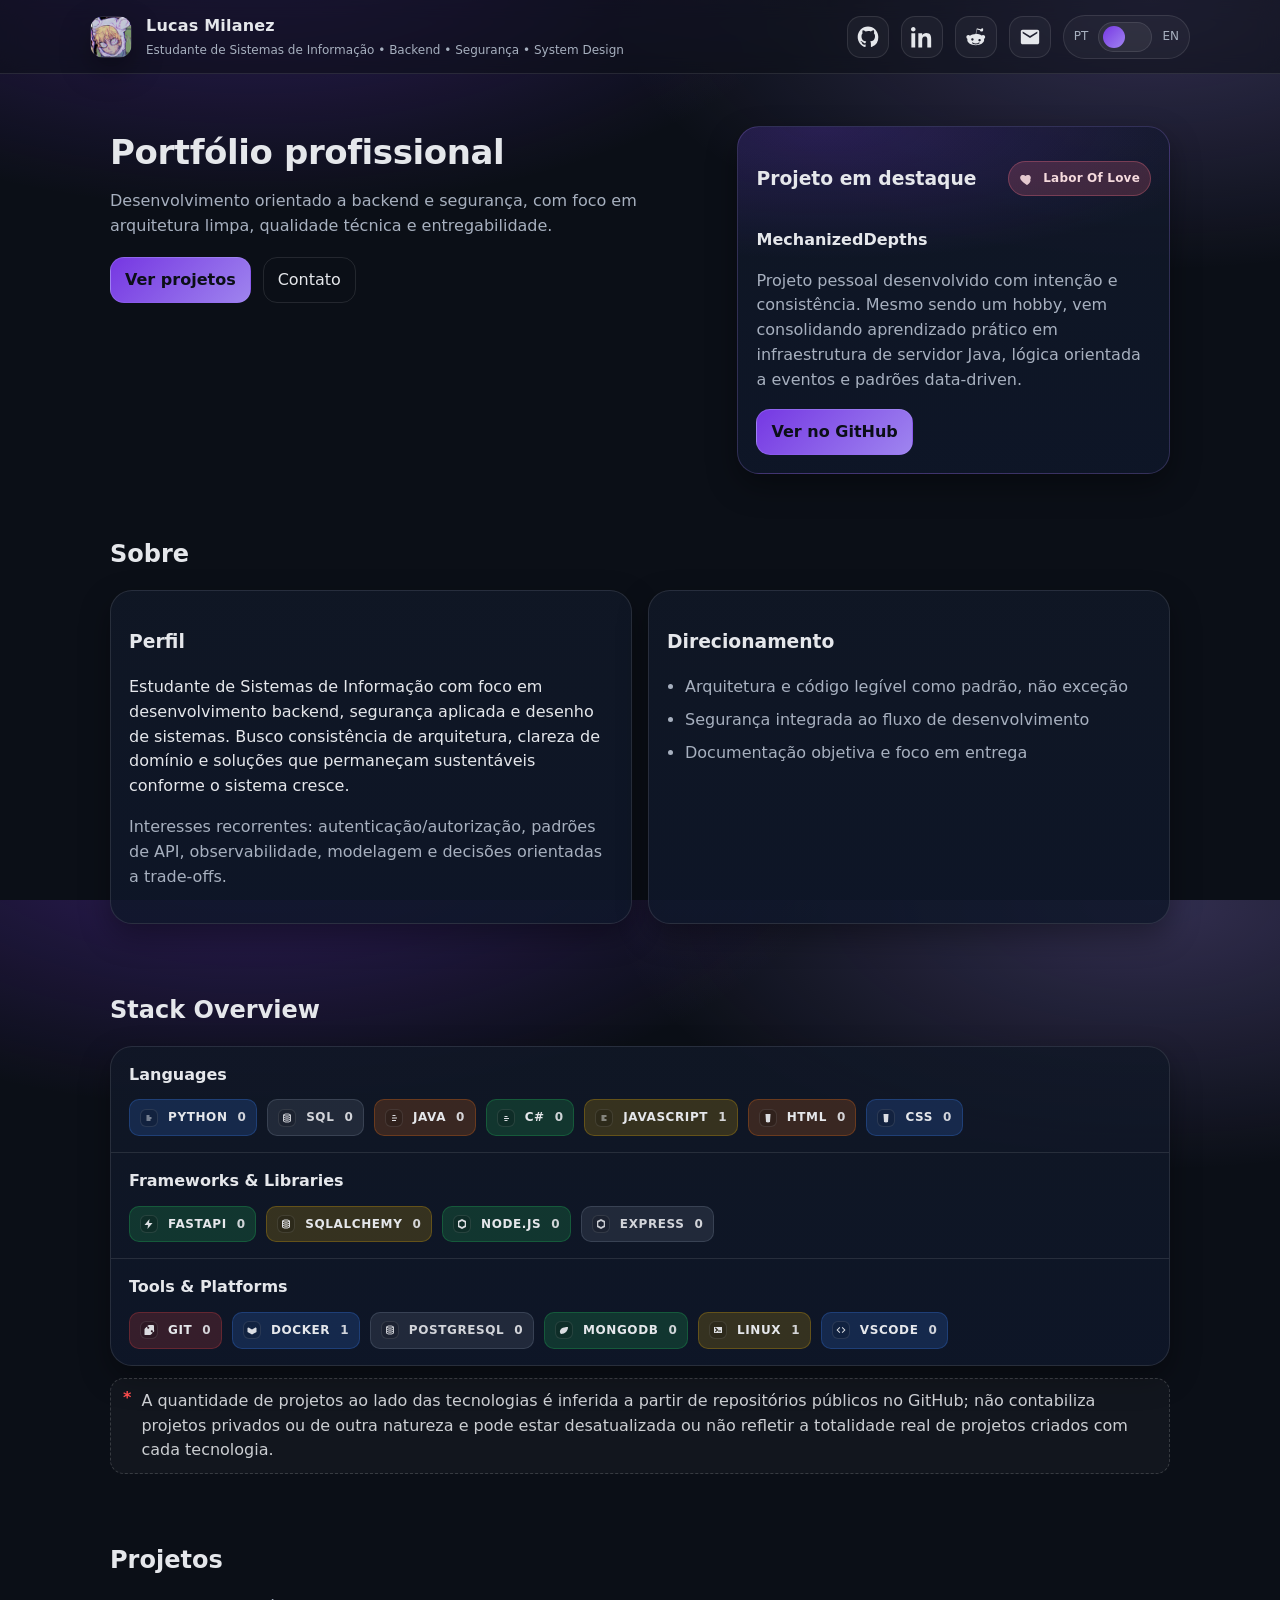
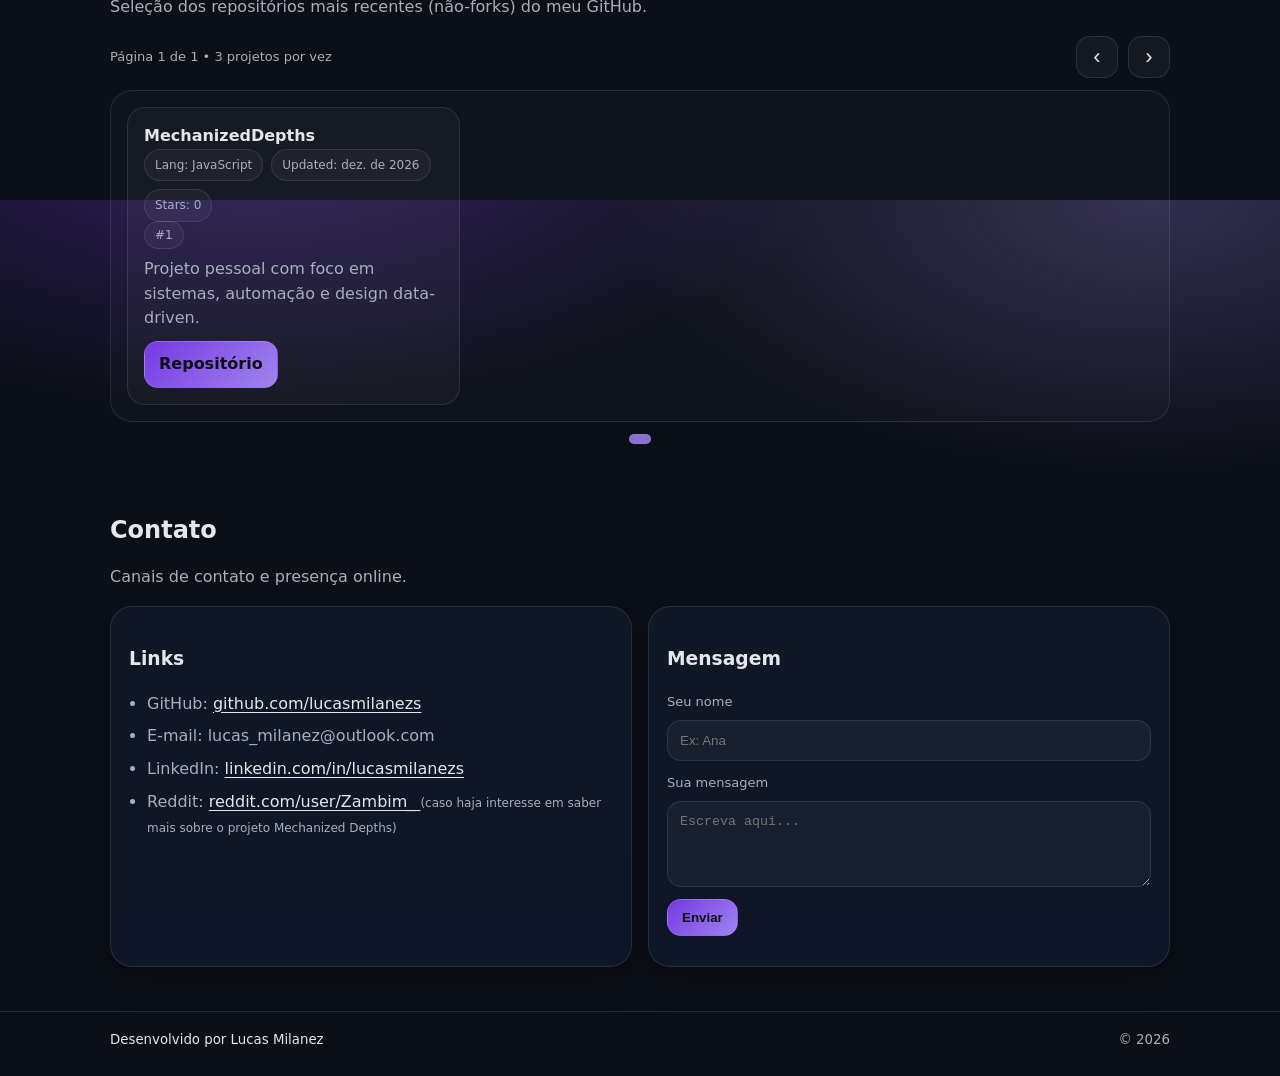
<file: index.html>
<!doctype html>
<html lang="pt-BR">
  <head>
    <meta charset="utf-8" />
    <meta name="viewport" content="width=device-width,initial-scale=1" />
    <meta name="description" content="Portfólio de Lucas Milanez" />
    <title>Lucas Milanez — Portfólio</title>
    <link rel="stylesheet" href="styles.css" />
  </head>

  <body>
    <a class="skip-link" href="#content" data-i18n="skip_to_content">Pular para conteúdo</a>

    <header class="site-header">
      <div class="container header-grid">
        <div class="brand">
          <div class="avatar" aria-hidden="true"></div>
          <div class="brand-text">
            <h1 data-i18n="name">Lucas Milanez</h1>
            <p class="subtitle" data-i18n="headline">
              Estudante de Sistemas de Informação • Backend • Segurança • System Design
            </p>
          </div>
        </div>

        <div class="header-actions">
          <!-- GitHub icon button -->
          <a
            class="icon-link"
            href="https://github.com/lucasmilanezs"
            target="_blank"
            rel="noreferrer"
            aria-label="GitHub"
            title="GitHub"
          >
            <svg viewBox="0 0 24 24" aria-hidden="true">
              <path
                fill="currentColor"
                d="M12 .5C5.73.5.75 5.62.75 12c0 5.1 3.29 9.42 7.86 10.95.58.11.79-.25.79-.56v-2.1c-3.2.71-3.88-1.57-3.88-1.57-.52-1.36-1.28-1.73-1.28-1.73-1.04-.73.08-.72.08-.72 1.15.08 1.76 1.2 1.76 1.2 1.02 1.78 2.68 1.27 3.33.97.1-.76.4-1.27.73-1.56-2.56-.3-5.26-1.31-5.26-5.84 0-1.29.45-2.35 1.2-3.18-.12-.3-.52-1.52.11-3.16 0 0 .97-.31 3.18 1.21a10.7 10.7 0 0 1 2.9-.4c.98 0 1.97.14 2.9.4 2.21-1.52 3.18-1.21 3.18-1.21.63 1.64.23 2.86.11 3.16.75.83 1.2 1.89 1.2 3.18 0 4.55-2.71 5.53-5.29 5.83.41.37.79 1.1.79 2.23v3.31c0 .31.21.68.8.56A11.27 11.27 0 0 0 23.25 12C23.25 5.62 18.27.5 12 .5Z"
              />
            </svg>
          </a>

          <!-- LinkedIn icon button -->
          <a
            class="icon-link"
            href="https://www.linkedin.com/in/lucasmilanezs/"
            target="_blank"
            rel="noreferrer"
            aria-label="LinkedIn"
            title="LinkedIn"
          >
            <svg viewBox="0 0 24 24" aria-hidden="true">
              <path
                fill="currentColor"
                d="M4.98 3.5C4.98 4.88 3.87 6 2.5 6S0 4.88 0 3.5 1.12 1 2.5 1 4.98 2.12 4.98 3.5ZM.4 23.5h4.2V7.9H.4v15.6ZM8.2 7.9h4v2.1h.1c.6-1.1 2.1-2.3 4.3-2.3 4.6 0 5.4 3 5.4 6.9v8.9h-4.2v-7.9c0-1.9 0-4.2-2.6-4.2s-3 2-3 4.1v8h-4.2V7.9Z"
              />
            </svg>
          </a>
          <!-- Reddit icon + popover -->
          <div class="reddit-wrap" id="redditWrap">
            <a
              class="icon-link"
              id="redditBtn"
              href="https://www.reddit.com/user/Zambim_/"
              target="_blank"
              rel="noreferrer"
              aria-label="Reddit"
              title="Reddit"
            >
              <!-- Reddit icon -->
              <svg viewBox="0 0 24 24" aria-hidden="true">
                <path
                  fill="currentColor"
                  d="M22 12.1c0-1.3-1-2.3-2.3-2.3-.6 0-1.2.2-1.6.6-1.6-1.1-3.7-1.8-6-1.9l1-4.6 3.2.7c.1.8.8 1.5 1.7 1.5 1 0 1.8-.8 1.8-1.8S20 2.5 19 2.5c-.7 0-1.3.4-1.6 1l-3.9-.9c-.3-.1-.6.1-.7.4l-1.2 5.6c-2.4.1-4.6.8-6.2 1.9-.4-.4-1-.6-1.6-.6C2.5 9.8 1.5 10.8 1.5 12.1c0 .9.5 1.7 1.2 2.1-.1.4-.2.8-.2 1.2 0 3.1 4.1 5.6 9.2 5.6s9.2-2.5 9.2-5.6c0-.4-.1-.8-.2-1.2.8-.4 1.3-1.2 1.3-2.1Zm-15.2 2.6c0-.7.6-1.3 1.3-1.3s1.3.6 1.3 1.3-.6 1.3-1.3 1.3-1.3-.6-1.3-1.3Zm9 4.1c-1 .9-2.5 1.3-4 1.3s-3-.4-4-1.3c-.2-.2-.2-.5 0-.7s.5-.2.7 0c.8.7 2 1 3.3 1s2.5-.3 3.3-1c.2-.2.5-.2.7 0s.2.5 0 .7Zm.1-1.9c-.7 0-1.3-.6-1.3-1.3s.6-1.3 1.3-1.3 1.3.6 1.3 1.3-.6 1.3-1.3 1.3Z"
                />
              </svg>
            </a>

            <div class="reddit-pop" id="redditPop" role="dialog" aria-label="Reddit note">
              <div class="reddit-note">
                <span class="warn-star" aria-hidden="true">*</span>
                <div class="reddit-note-text">
                  <div class="reddit-note-title" data-i18n="reddit_pop_title">não diretamente profissional</div>
                  <div class="muted small" data-i18n="reddit_pop_desc">
                    Este perfil é inteiramente para publicação de material relacionado ao Mechanized Depths.
                  </div>
                </div>
              </div>
            </div>
          </div>
          <!-- Email icon + popover -->
          <div class="email-wrap" id="emailWrap">
            <button
              class="icon-btn-quiet"
              id="emailBtn"
              type="button"
              aria-haspopup="true"
              aria-expanded="false"
              aria-label="Email"
              title="Email"
            >
              <svg viewBox="0 0 24 24" aria-hidden="true">
                <path
                  fill="currentColor"
                  d="M20 4H4c-1.1 0-2 .9-2 2v12c0 1.1.9 2 2 2h16c1.1 0 2-.9 2-2V6c0-1.1-.9-2-2-2Zm0 4-8 5-8-5V6l8 5 8-5v2Z"
                />
              </svg>
            </button>

            <div class="email-pop" id="emailPop" role="dialog" aria-label="Email">
              <div class="email-row">
                <span class="email-text" id="emailText" data-i18n="contact_email_value">lucas_milanez@outlook.com</span>

                <button class="copy-btn" id="copyEmailBtn" type="button" aria-label="Copiar email" title="Copiar">
                  <span class="copy-icon" aria-hidden="true">
                    <svg viewBox="0 0 24 24">
                      <path
                        fill="currentColor"
                        d="M16 1H4c-1.1 0-2 .9-2 2v12h2V3h12V1Zm4 4H8c-1.1 0-2 .9-2 2v14c0 1.1.9 2 2 2h12c1.1 0 2-.9 2-2V7c0-1.1-.9-2-2-2Zm0 16H8V7h12v14Z"
                      />
                    </svg>
                  </span>

                  <span class="check-icon" aria-hidden="true">
                    <svg viewBox="0 0 24 24">
                      <path fill="currentColor" d="M9 16.2 4.8 12l-1.4 1.4L9 19 21 7l-1.4-1.4L9 16.2Z" />
                    </svg>
                  </span>
                </button>
              </div>

              <div class="email-hint" data-i18n="email_hint">Clique para copiar</div>
            </div>
          </div>

          <!-- Language toggle -->
          <div class="lang-switch" aria-label="Language toggle">
            <span class="lang-label" aria-hidden="true">PT</span>
            <button class="switch" id="langToggle" type="button" role="switch" aria-checked="false" aria-label="Toggle language">
              <span class="switch-thumb" aria-hidden="true"></span>
            </button>
            <span class="lang-label" aria-hidden="true">EN</span>
          </div>
        </div>
      </div>
    </header>

    <main id="content">
      <section class="hero">
        <div class="container hero-grid">
          <div>
            <h2 data-i18n="hero_title">Portfólio profissional</h2>
            <p class="lead" data-i18n="hero_lead">
              Desenvolvimento orientado a backend e segurança, com foco em arquitetura limpa, qualidade técnica e entregabilidade.
            </p>

            <div class="hero-actions">
              <a class="btn primary" href="#projects" data-i18n="hero_primary_cta">Ver projetos</a>
              <a class="btn ghost" href="#contact" data-i18n="hero_secondary_cta">Contato</a>
            </div>
          </div>

          <aside class="card highlight" aria-label="Featured project">
            <div class="featured-head">
              <h3 data-i18n="featured_title">Projeto em destaque</h3>

              <span class="love-badge" aria-label="Labor Of Love">
                <span class="love-icon" aria-hidden="true">
                  <svg viewBox="0 0 24 24">
                    <path
                      fill="currentColor"
                      d="M12 21s-7-4.6-9.5-8.4C.7 9.7 2.2 6.8 5.2 6.1c1.7-.4 3.4.2 4.5 1.5 1.1-1.3 2.8-1.9 4.5-1.5 3 .7 4.5 3.6 2.7 6.5C19 16.4 12 21 12 21Z"
                    />
                  </svg>
                </span>
                <span data-i18n="love_badge">Labor Of Love</span>
              </span>
            </div>

            <p class="strong" data-i18n="featured_project_name">MechanizedDepths</p>
            <p class="muted" data-i18n="featured_project_desc">
              Projeto pessoal desenvolvido com intenção e consistência. Mesmo sendo um hobby, vem consolidando aprendizado prático em infraestrutura de servidor Java, lógica orientada a eventos e padrões data-driven.
            </p>
            <a
              class="btn primary"
              id="featuredProjectLink"
              href="https://github.com/lucasmilanezs/MechanizedDepths"
              target="_blank"
              rel="noreferrer"
              data-i18n="featured_project_cta"
            >
              Ver no GitHub
            </a>
          </aside>
        </div>
      </section>

      <section class="section" id="about">
        <div class="container">
          <header class="section-header">
            <h2 data-i18n="about_title">Sobre</h2>
          </header>

          <div class="grid-2">
            <article class="card">
              <h3 data-i18n="about_card_1_title">Perfil</h3>
              <p data-i18n="about_card_1_p1">
                Estudante de Sistemas de Informação com foco em desenvolvimento backend, segurança aplicada e desenho de sistemas.
                Busco consistência de arquitetura, clareza de domínio e soluções que permaneçam sustentáveis conforme o sistema cresce.
              </p>
              <p class="muted" data-i18n="about_card_1_p2">
                Interesses recorrentes: autenticação/autorização, padrões de API, observabilidade, modelagem e decisões orientadas a trade-offs.
              </p>
            </article>

            <article class="card">
              <h3 data-i18n="about_card_2_title">Direcionamento</h3>
              <ul class="list">
                <li data-i18n="about_list_1">Arquitetura e código legível como padrão, não exceção</li>
                <li data-i18n="about_list_2">Segurança integrada ao fluxo de desenvolvimento</li>
                <li data-i18n="about_list_3">Documentação objetiva e foco em entrega</li>
              </ul>
            </article>
          </div>
        </div>
      </section>

      <section class="section" id="techstack">
        <div class="container">
          <header class="section-header">
            <h2 data-i18n="stack_title">Stack Overview</h2>
          </header>

          <div class="stack card">
            <div class="stack-section">
              <h3 class="stack-h3"><span data-i18n="stack_langs">Languages</span></h3>
              <div class="stack-badges" id="stackLangBadges" aria-label="Language badges"></div>
            </div>

            <div class="stack-divider"></div>

            <div class="stack-section">
              <h3 class="stack-h3"><span data-i18n="stack_fw">Frameworks & Libraries</span></h3>
              <div class="stack-badges" id="stackFwBadges" aria-label="Framework badges"></div>
            </div>

            <div class="stack-divider"></div>

            <div class="stack-section">
              <h3 class="stack-h3"><span data-i18n="stack_tools">Tools & Platforms</span></h3>
              <div class="stack-badges" id="stackToolBadges" aria-label="Tool badges"></div>
            </div>
          </div>

          <div class="stack-note">
            <span class="warn-star" aria-hidden="true">*</span>
            <span data-i18n="stack_disclaimer">
              A quantidade de projetos ao lado das tecnologias é inferida a partir de repositórios públicos no GitHub; não contabiliza projetos privados ou de outra natureza e pode estar desatualizada ou não refletir a totalidade real de projetos criados com cada tecnologia.
            </span>
          </div>
        </div>
      </section>

      <section class="section" id="projects">
        <div class="container">
          <header class="section-header">
            <h2 data-i18n="projects_title">Projetos</h2>
            <p class="muted" data-i18n="projects_subtitle">
              Seleção dos repositórios mais recentes (não-forks) do meu GitHub.
            </p>
          </header>

          <div class="carousel" aria-label="Project carousel">
            <div class="carousel-top">
              <div class="carousel-status" id="carouselStatus" aria-live="polite"></div>

              <div class="carousel-controls">
                <button class="icon-btn" id="prevBtn" type="button" aria-label="Previous page">‹</button>
                <button class="icon-btn" id="nextBtn" type="button" aria-label="Next page">›</button>
              </div>
            </div>

            <div class="carousel-viewport" tabindex="0" id="carouselViewport" aria-label="Carousel area">
              <div class="carousel-track" id="carouselTrack"></div>
            </div>

            <div class="carousel-dots" id="carouselDots" aria-label="Carousel indicators"></div>
          </div>
        </div>
      </section>

      <section class="section" id="contact">
        <div class="container">
          <header class="section-header">
            <h2 data-i18n="contact_title">Contato</h2>
            <p class="muted" data-i18n="contact_subtitle">Canais de contato e presença online.</p>
          </header>

          <div class="grid-2">
            <div class="card">
              <h3 data-i18n="contact_links_title">Links</h3>
              <ul class="list">
                <li>
                  <span data-i18n="contact_github_label">GitHub:</span>
                  <a href="https://github.com/lucasmilanezs" target="_blank" rel="noreferrer">github.com/lucasmilanezs</a>
                </li>
                <li>
                  <span data-i18n="contact_email_label">E-mail:</span>
                  <span class="muted" data-i18n="contact_email_value">lucas_milanez@outlook.com</span>
                </li>
                <li>
                  <span data-i18n="contact_linkedin_label">LinkedIn:</span>
                  <a class="muted" href="https://www.linkedin.com/in/lucasmilanezs/" target="_blank" rel="noreferrer">
                    linkedin.com/in/lucasmilanezs
                  </a>
                </li>
                <li>
                  <span data-i18n="contact_reddit_label">Reddit:</span>
                  <a class="muted" href="https://www.reddit.com/user/Zambim_/" target="_blank" rel="noreferrer">
                    reddit.com/user/Zambim_
                  </a>
                  <span class="muted small" data-i18n="contact_reddit_note">
                    (caso haja interesse em saber mais sobre o projeto Mechanized Depths)
                  </span>
                </li>
              </ul>
            </div>

            <form class="card" aria-label="Message form">
              <h3 data-i18n="contact_form_title">Mensagem</h3>

              <label class="field">
                <span data-i18n="contact_form_name">Seu nome</span>
                <input type="text" placeholder="Ex: Ana" autocomplete="name" data-i18n-placeholder="contact_form_name_ph" />
              </label>

              <label class="field">
                <span data-i18n="contact_form_msg">Sua mensagem</span>
                <textarea rows="4" placeholder="Escreva aqui..." data-i18n-placeholder="contact_form_msg_ph"></textarea>
              </label>

              <button class="btn primary" type="button" id="fakeSendBtn" data-i18n="contact_form_btn">Enviar</button>
              <p class="muted small" id="fakeSendMsg" role="status" aria-live="polite"></p>
            </form>
          </div>
        </div>
      </section>
    </main>

    <footer class="site-footer">
      <div class="container footer-grid">
        <small data-i18n="footer_dev">Desenvolvido por Lucas Milanez</small>
        <small class="muted">© <span id="year"></span></small>
      </div>
    </footer>

    <div class="toast" id="toast" role="status" aria-live="polite"></div>

    <script src="i18n.js"></script>
    <script src="script.js"></script>
  </body>
</html>
</file>
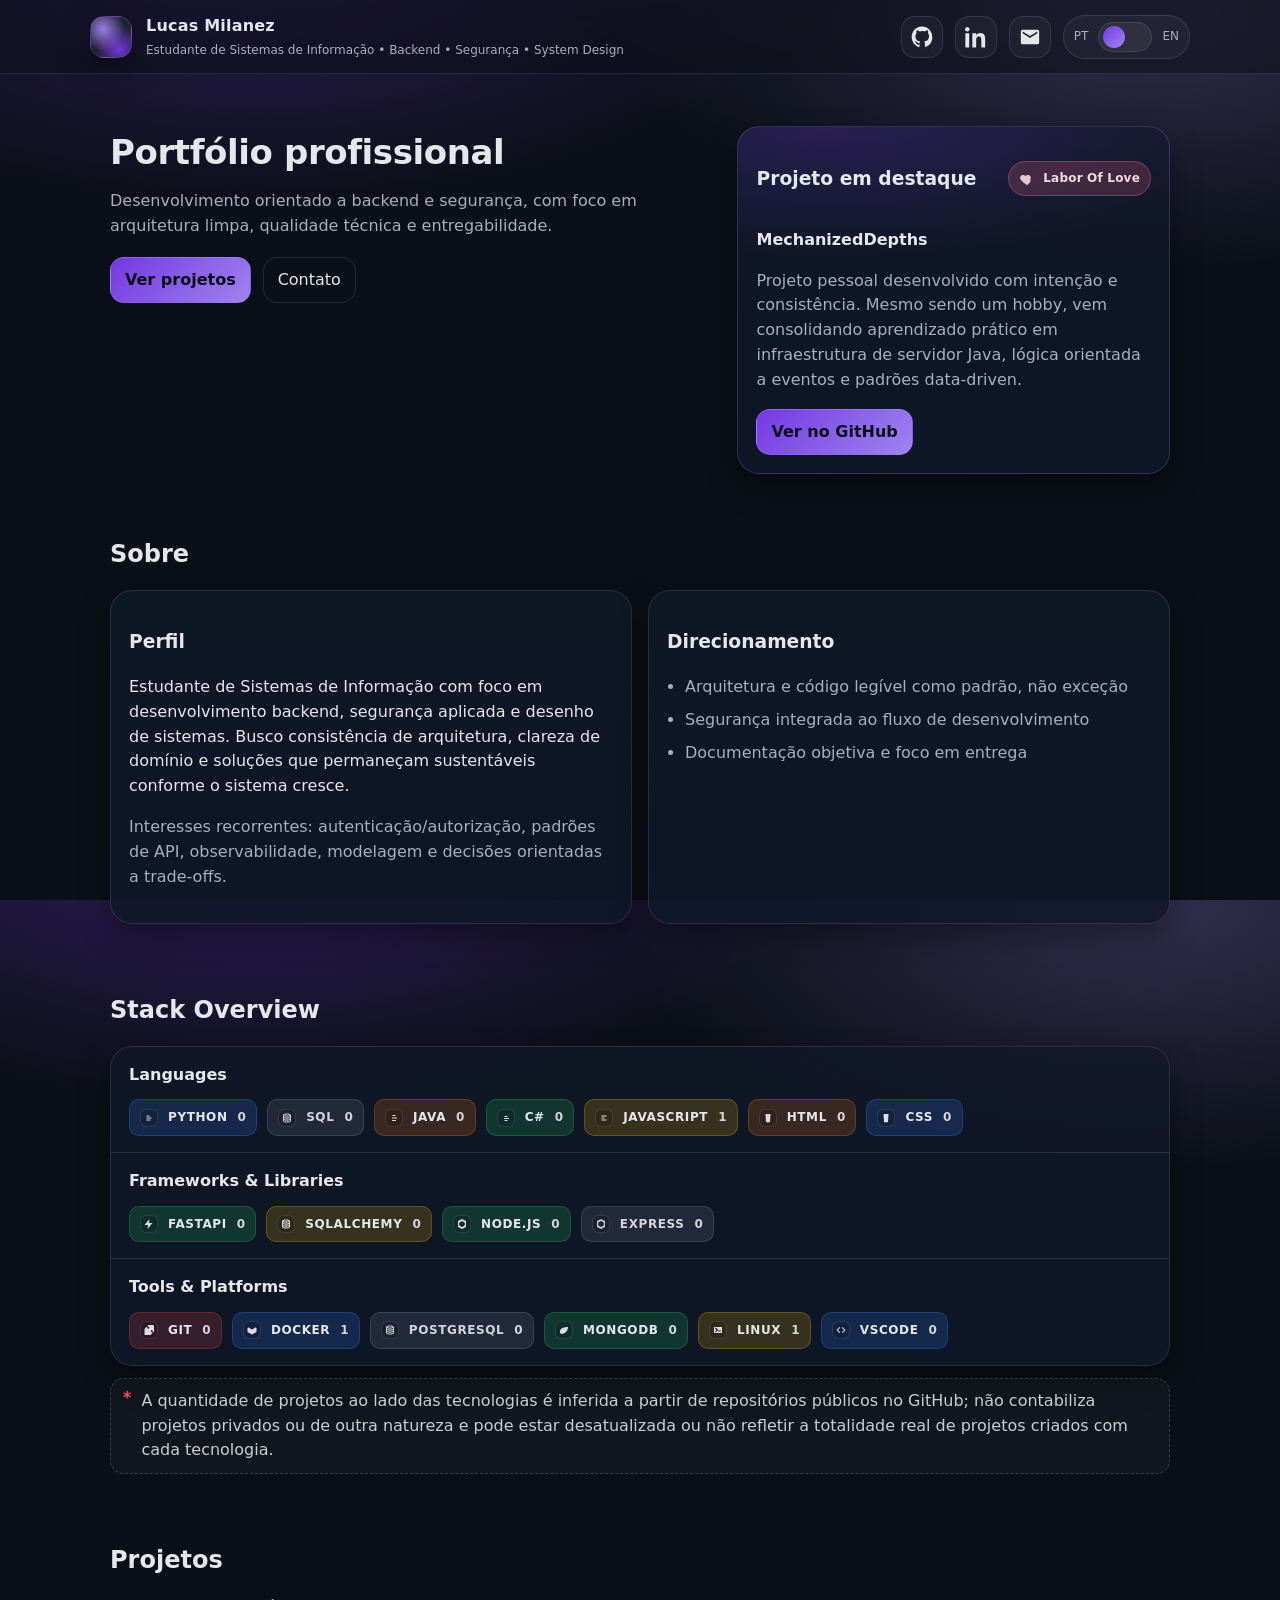
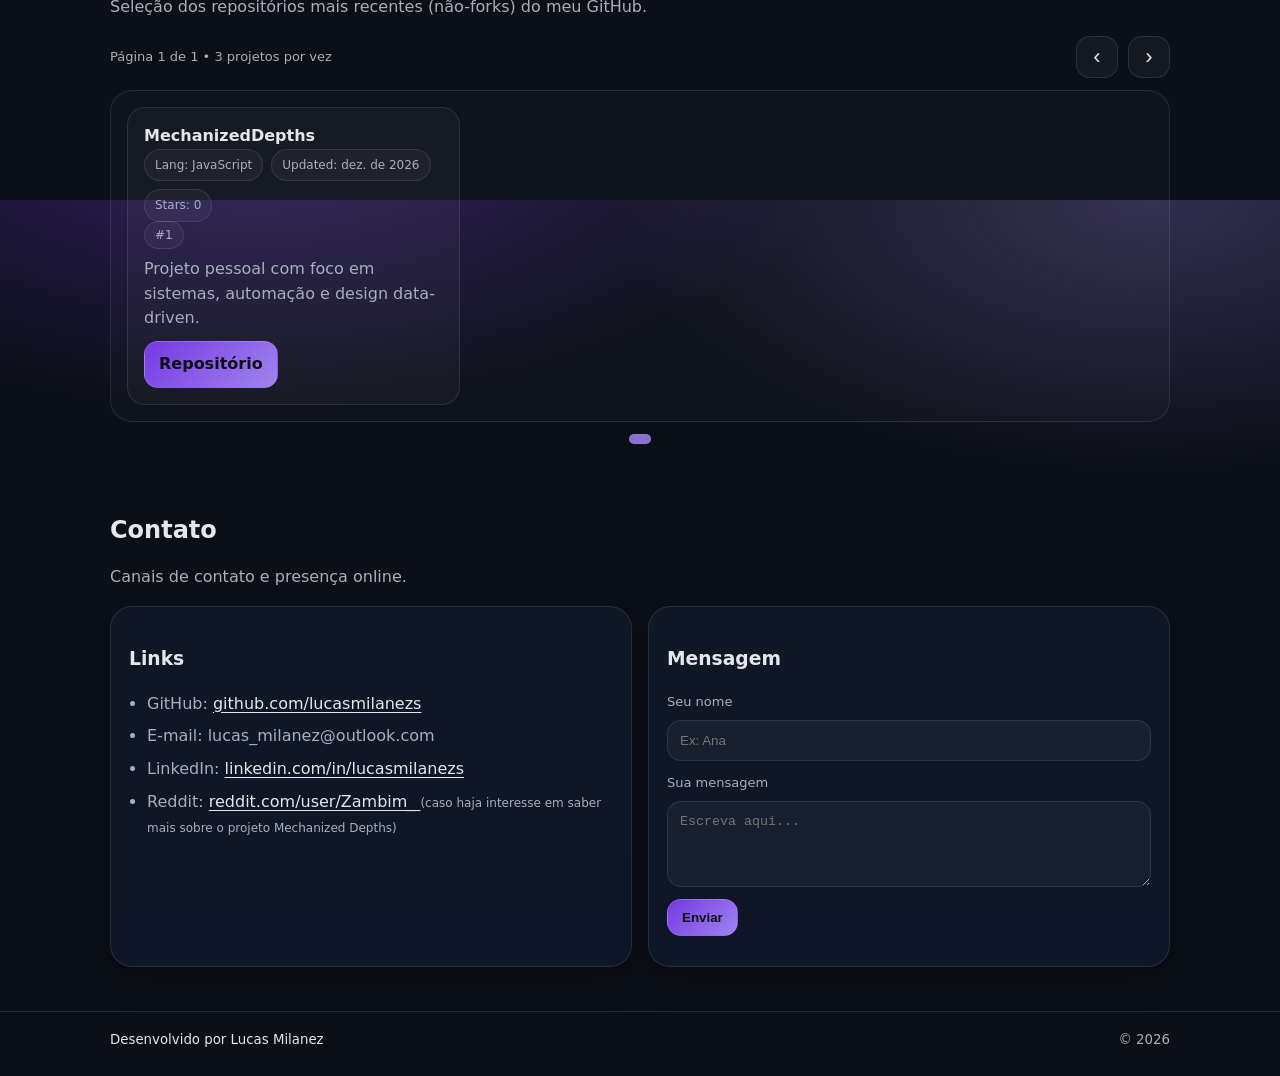
<file: source/index.html>
<!doctype html>
<html lang="pt-BR">
  <head>
    <meta charset="utf-8" />
    <meta name="viewport" content="width=device-width,initial-scale=1" />
    <meta name="description" content="Portfólio de Lucas Milanez" />
    <title>Lucas Milanez — Portfólio</title>
    <link rel="stylesheet" href="styles.css" />
  </head>

  <body>
    <a class="skip-link" href="#content" data-i18n="skip_to_content">Pular para conteúdo</a>

    <header class="site-header">
      <div class="container header-grid">
        <div class="brand">
          <div class="avatar" aria-hidden="true"></div>
          <div class="brand-text">
            <h1 data-i18n="name">Lucas Milanez</h1>
            <p class="subtitle" data-i18n="headline">
              Estudante de Sistemas de Informação • Backend • Segurança • System Design
            </p>
          </div>
        </div>

        <div class="header-actions">
          <!-- GitHub icon button -->
          <a
            class="icon-link"
            href="https://github.com/lucasmilanezs"
            target="_blank"
            rel="noreferrer"
            aria-label="GitHub"
            title="GitHub"
          >
            <svg viewBox="0 0 24 24" aria-hidden="true">
              <path
                fill="currentColor"
                d="M12 .5C5.73.5.75 5.62.75 12c0 5.1 3.29 9.42 7.86 10.95.58.11.79-.25.79-.56v-2.1c-3.2.71-3.88-1.57-3.88-1.57-.52-1.36-1.28-1.73-1.28-1.73-1.04-.73.08-.72.08-.72 1.15.08 1.76 1.2 1.76 1.2 1.02 1.78 2.68 1.27 3.33.97.1-.76.4-1.27.73-1.56-2.56-.3-5.26-1.31-5.26-5.84 0-1.29.45-2.35 1.2-3.18-.12-.3-.52-1.52.11-3.16 0 0 .97-.31 3.18 1.21a10.7 10.7 0 0 1 2.9-.4c.98 0 1.97.14 2.9.4 2.21-1.52 3.18-1.21 3.18-1.21.63 1.64.23 2.86.11 3.16.75.83 1.2 1.89 1.2 3.18 0 4.55-2.71 5.53-5.29 5.83.41.37.79 1.1.79 2.23v3.31c0 .31.21.68.8.56A11.27 11.27 0 0 0 23.25 12C23.25 5.62 18.27.5 12 .5Z"
              />
            </svg>
          </a>

          <!-- LinkedIn icon button -->
          <a
            class="icon-link"
            href="https://www.linkedin.com/in/lucasmilanezs/"
            target="_blank"
            rel="noreferrer"
            aria-label="LinkedIn"
            title="LinkedIn"
          >
            <svg viewBox="0 0 24 24" aria-hidden="true">
              <path
                fill="currentColor"
                d="M4.98 3.5C4.98 4.88 3.87 6 2.5 6S0 4.88 0 3.5 1.12 1 2.5 1 4.98 2.12 4.98 3.5ZM.4 23.5h4.2V7.9H.4v15.6ZM8.2 7.9h4v2.1h.1c.6-1.1 2.1-2.3 4.3-2.3 4.6 0 5.4 3 5.4 6.9v8.9h-4.2v-7.9c0-1.9 0-4.2-2.6-4.2s-3 2-3 4.1v8h-4.2V7.9Z"
              />
            </svg>
          </a>

          <!-- Email icon + popover -->
          <div class="email-wrap" id="emailWrap">
            <button
              class="icon-btn-quiet"
              id="emailBtn"
              type="button"
              aria-haspopup="true"
              aria-expanded="false"
              aria-label="Email"
              title="Email"
            >
              <svg viewBox="0 0 24 24" aria-hidden="true">
                <path
                  fill="currentColor"
                  d="M20 4H4c-1.1 0-2 .9-2 2v12c0 1.1.9 2 2 2h16c1.1 0 2-.9 2-2V6c0-1.1-.9-2-2-2Zm0 4-8 5-8-5V6l8 5 8-5v2Z"
                />
              </svg>
            </button>

            <div class="email-pop" id="emailPop" role="dialog" aria-label="Email">
              <div class="email-row">
                <span class="email-text" id="emailText" data-i18n="contact_email_value">lucas_milanez@outlook.com</span>

                <button class="copy-btn" id="copyEmailBtn" type="button" aria-label="Copiar email" title="Copiar">
                  <span class="copy-icon" aria-hidden="true">
                    <svg viewBox="0 0 24 24">
                      <path
                        fill="currentColor"
                        d="M16 1H4c-1.1 0-2 .9-2 2v12h2V3h12V1Zm4 4H8c-1.1 0-2 .9-2 2v14c0 1.1.9 2 2 2h12c1.1 0 2-.9 2-2V7c0-1.1-.9-2-2-2Zm0 16H8V7h12v14Z"
                      />
                    </svg>
                  </span>

                  <span class="check-icon" aria-hidden="true">
                    <svg viewBox="0 0 24 24">
                      <path fill="currentColor" d="M9 16.2 4.8 12l-1.4 1.4L9 19 21 7l-1.4-1.4L9 16.2Z" />
                    </svg>
                  </span>
                </button>
              </div>

              <div class="email-hint" data-i18n="email_hint">Clique para copiar</div>
            </div>
          </div>

          <!-- Language toggle -->
          <div class="lang-switch" aria-label="Language toggle">
            <span class="lang-label" aria-hidden="true">PT</span>
            <button class="switch" id="langToggle" type="button" role="switch" aria-checked="false" aria-label="Toggle language">
              <span class="switch-thumb" aria-hidden="true"></span>
            </button>
            <span class="lang-label" aria-hidden="true">EN</span>
          </div>
        </div>
      </div>
    </header>

    <main id="content">
      <section class="hero">
        <div class="container hero-grid">
          <div>
            <h2 data-i18n="hero_title">Portfólio profissional</h2>
            <p class="lead" data-i18n="hero_lead">
              Desenvolvimento orientado a backend e segurança, com foco em arquitetura limpa, qualidade técnica e entregabilidade.
            </p>

            <div class="hero-actions">
              <a class="btn primary" href="#projects" data-i18n="hero_primary_cta">Ver projetos</a>
              <a class="btn ghost" href="#contact" data-i18n="hero_secondary_cta">Contato</a>
            </div>
          </div>

          <aside class="card highlight" aria-label="Featured project">
            <div class="featured-head">
              <h3 data-i18n="featured_title">Projeto em destaque</h3>

              <span class="love-badge" aria-label="Labor Of Love">
                <span class="love-icon" aria-hidden="true">
                  <svg viewBox="0 0 24 24">
                    <path
                      fill="currentColor"
                      d="M12 21s-7-4.6-9.5-8.4C.7 9.7 2.2 6.8 5.2 6.1c1.7-.4 3.4.2 4.5 1.5 1.1-1.3 2.8-1.9 4.5-1.5 3 .7 4.5 3.6 2.7 6.5C19 16.4 12 21 12 21Z"
                    />
                  </svg>
                </span>
                <span data-i18n="love_badge">Labor Of Love</span>
              </span>
            </div>

            <p class="strong" data-i18n="featured_project_name">MechanizedDepths</p>
            <p class="muted" data-i18n="featured_project_desc">
              Projeto pessoal desenvolvido com intenção e consistência. Mesmo sendo um hobby, vem consolidando aprendizado prático em infraestrutura de servidor Java, lógica orientada a eventos e padrões data-driven.
            </p>
            <a
              class="btn primary"
              id="featuredProjectLink"
              href="https://github.com/lucasmilanezs/MechanizedDepths"
              target="_blank"
              rel="noreferrer"
              data-i18n="featured_project_cta"
            >
              Ver no GitHub
            </a>
          </aside>
        </div>
      </section>

      <section class="section" id="about">
        <div class="container">
          <header class="section-header">
            <h2 data-i18n="about_title">Sobre</h2>
          </header>

          <div class="grid-2">
            <article class="card">
              <h3 data-i18n="about_card_1_title">Perfil</h3>
              <p data-i18n="about_card_1_p1">
                Estudante de Sistemas de Informação com foco em desenvolvimento backend, segurança aplicada e desenho de sistemas.
                Busco consistência de arquitetura, clareza de domínio e soluções que permaneçam sustentáveis conforme o sistema cresce.
              </p>
              <p class="muted" data-i18n="about_card_1_p2">
                Interesses recorrentes: autenticação/autorização, padrões de API, observabilidade, modelagem e decisões orientadas a trade-offs.
              </p>
            </article>

            <article class="card">
              <h3 data-i18n="about_card_2_title">Direcionamento</h3>
              <ul class="list">
                <li data-i18n="about_list_1">Arquitetura e código legível como padrão, não exceção</li>
                <li data-i18n="about_list_2">Segurança integrada ao fluxo de desenvolvimento</li>
                <li data-i18n="about_list_3">Documentação objetiva e foco em entrega</li>
              </ul>
            </article>
          </div>
        </div>
      </section>

      <section class="section" id="techstack">
        <div class="container">
          <header class="section-header">
            <h2 data-i18n="stack_title">Stack Overview</h2>
          </header>

          <div class="stack card">
            <div class="stack-section">
              <h3 class="stack-h3"><span data-i18n="stack_langs">Languages</span></h3>
              <div class="stack-badges" id="stackLangBadges" aria-label="Language badges"></div>
            </div>

            <div class="stack-divider"></div>

            <div class="stack-section">
              <h3 class="stack-h3"><span data-i18n="stack_fw">Frameworks & Libraries</span></h3>
              <div class="stack-badges" id="stackFwBadges" aria-label="Framework badges"></div>
            </div>

            <div class="stack-divider"></div>

            <div class="stack-section">
              <h3 class="stack-h3"><span data-i18n="stack_tools">Tools & Platforms</span></h3>
              <div class="stack-badges" id="stackToolBadges" aria-label="Tool badges"></div>
            </div>
          </div>

          <div class="stack-note">
            <span class="warn-star" aria-hidden="true">*</span>
            <span data-i18n="stack_disclaimer">
              A quantidade de projetos ao lado das tecnologias é inferida a partir de repositórios públicos no GitHub; não contabiliza projetos privados ou de outra natureza e pode estar desatualizada ou não refletir a totalidade real de projetos criados com cada tecnologia.
            </span>
          </div>
        </div>
      </section>

      <section class="section" id="projects">
        <div class="container">
          <header class="section-header">
            <h2 data-i18n="projects_title">Projetos</h2>
            <p class="muted" data-i18n="projects_subtitle">
              Seleção dos repositórios mais recentes (não-forks) do meu GitHub.
            </p>
          </header>

          <div class="carousel" aria-label="Project carousel">
            <div class="carousel-top">
              <div class="carousel-status" id="carouselStatus" aria-live="polite"></div>

              <div class="carousel-controls">
                <button class="icon-btn" id="prevBtn" type="button" aria-label="Previous page">‹</button>
                <button class="icon-btn" id="nextBtn" type="button" aria-label="Next page">›</button>
              </div>
            </div>

            <div class="carousel-viewport" tabindex="0" id="carouselViewport" aria-label="Carousel area">
              <div class="carousel-track" id="carouselTrack"></div>
            </div>

            <div class="carousel-dots" id="carouselDots" aria-label="Carousel indicators"></div>
          </div>
        </div>
      </section>

      <section class="section" id="contact">
        <div class="container">
          <header class="section-header">
            <h2 data-i18n="contact_title">Contato</h2>
            <p class="muted" data-i18n="contact_subtitle">Canais de contato e presença online.</p>
          </header>

          <div class="grid-2">
            <div class="card">
              <h3 data-i18n="contact_links_title">Links</h3>
              <ul class="list">
                <li>
                  <span data-i18n="contact_github_label">GitHub:</span>
                  <a href="https://github.com/lucasmilanezs" target="_blank" rel="noreferrer">github.com/lucasmilanezs</a>
                </li>
                <li>
                  <span data-i18n="contact_email_label">E-mail:</span>
                  <span class="muted" data-i18n="contact_email_value">lucas_milanez@outlook.com</span>
                </li>
                <li>
                  <span data-i18n="contact_linkedin_label">LinkedIn:</span>
                  <a class="muted" href="https://www.linkedin.com/in/lucasmilanezs/" target="_blank" rel="noreferrer">
                    linkedin.com/in/lucasmilanezs
                  </a>
                </li>
                <li>
                  <span data-i18n="contact_reddit_label">Reddit:</span>
                  <a class="muted" href="https://www.reddit.com/user/Zambim_/" target="_blank" rel="noreferrer">
                    reddit.com/user/Zambim_
                  </a>
                  <span class="muted small" data-i18n="contact_reddit_note">
                    (caso haja interesse em saber mais sobre o projeto Mechanized Depths)
                  </span>
                </li>
              </ul>
            </div>

            <form class="card" aria-label="Message form">
              <h3 data-i18n="contact_form_title">Mensagem</h3>

              <label class="field">
                <span data-i18n="contact_form_name">Seu nome</span>
                <input type="text" placeholder="Ex: Ana" autocomplete="name" data-i18n-placeholder="contact_form_name_ph" />
              </label>

              <label class="field">
                <span data-i18n="contact_form_msg">Sua mensagem</span>
                <textarea rows="4" placeholder="Escreva aqui..." data-i18n-placeholder="contact_form_msg_ph"></textarea>
              </label>

              <button class="btn primary" type="button" id="fakeSendBtn" data-i18n="contact_form_btn">Enviar</button>
              <p class="muted small" id="fakeSendMsg" role="status" aria-live="polite"></p>
            </form>
          </div>
        </div>
      </section>
    </main>

    <footer class="site-footer">
      <div class="container footer-grid">
        <small data-i18n="footer_dev">Desenvolvido por Lucas Milanez</small>
        <small class="muted">© <span id="year"></span></small>
      </div>
    </footer>

    <div class="toast" id="toast" role="status" aria-live="polite"></div>

    <script src="i18n.js"></script>
    <script src="script.js"></script>
  </body>
</html>
</file>
<file: styles.css>
:root {
  --bg: #0b0f17;
  --panel: #111827;
  --panel-2: #0f172a;
  --text: #e5e7eb;
  --muted: #a7b0bf;
  --line: rgba(255, 255, 255, 0.10);
  --shadow: 0 12px 30px rgba(0, 0, 0, 0.35);

  --primary: #7c3aed;
  --primary-2: #a78bfa;

  --radius: 16px;
  --radius-2: 22px;
  --container: 1100px;

  --warn: #ff4d4d;
  --love-bg: rgba(251, 113, 133, 0.18);
  --love-border: rgba(251, 113, 133, 0.30);
  --love-text: rgba(255, 228, 230, 0.95);
}

* { box-sizing: border-box; }
html, body { height: 100%; }

body {
  margin: 0;
  font-family: ui-sans-serif, system-ui, -apple-system, Segoe UI, Roboto, Arial, "Apple Color Emoji", "Segoe UI Emoji";
  background:
    radial-gradient(1000px 500px at 20% -10%, rgba(124,58,237,0.35), transparent 60%),
    radial-gradient(900px 450px at 90% 0%, rgba(167,139,250,0.25), transparent 60%),
    var(--bg);
  color: var(--text);
  line-height: 1.55;
}

a { color: inherit; text-decoration: none; }
a:hover { text-decoration: underline; }

.container {
  max-width: var(--container);
  margin: 0 auto;
  padding: 0 20px;
}

.skip-link {
  position: absolute;
  left: -999px;
  top: 10px;
  background: var(--panel);
  border: 1px solid var(--line);
  padding: 10px 12px;
  border-radius: 10px;
}
.skip-link:focus { left: 10px; z-index: 999; }

.site-header {
  position: sticky;
  top: 0;
  z-index: 20;
  backdrop-filter: blur(10px);
  background: rgba(11, 15, 23, 0.55);
  border-bottom: 1px solid var(--line);
}

.header-grid {
  display: flex;
  align-items: center;
  justify-content: space-between;
  padding: 14px 0;
  gap: 16px;
}

.brand {
  display: flex;
  align-items: center;
  gap: 14px;
  min-width: 240px;
}

.avatar {
  width: 42px;
  height: 42px;
  border-radius: 14px;
  border: 1px solid var(--line);
  box-shadow: var(--shadow);
  background: url("./avatar.jpg") center/cover no-repeat;
}

.brand h1 { margin: 0; font-size: 16px; letter-spacing: 0.2px; }
.subtitle { margin: 2px 0 0; color: var(--muted); font-size: 12px; }

.header-actions {
  display: inline-flex;
  align-items: center;
  gap: 12px;
  flex-wrap: wrap;
  justify-content: flex-end;
}

.icon-link {
  width: 42px;
  height: 42px;
  display: inline-grid;
  place-items: center;
  border-radius: 14px;
  border: 1px solid var(--line);
  background: rgba(255, 255, 255, 0.04);
  color: var(--text);
  transition: transform 0.12s ease, background 0.12s ease;
}
.icon-link svg { width: 22px; height: 22px; }
.icon-link:hover { transform: translateY(-1px); background: rgba(255,255,255,0.06); text-decoration: none; }

.icon-btn-quiet {
  width: 42px;
  height: 42px;
  display: inline-grid;
  place-items: center;
  border-radius: 14px;
  border: 1px solid var(--line);
  background: rgba(255, 255, 255, 0.04);
  color: var(--text);
  cursor: pointer;
  transition: transform 0.12s ease, background 0.12s ease;
}
.icon-btn-quiet svg { width: 22px; height: 22px; }
.icon-btn-quiet:hover { transform: translateY(-1px); background: rgba(255,255,255,0.06); }

.lang-switch {
  display: inline-flex;
  align-items: center;
  gap: 10px;
  padding: 6px 10px;
  border-radius: 999px;
  border: 1px solid var(--line);
  background: rgba(255, 255, 255, 0.04);
}

.lang-label { font-size: 12px; color: var(--muted); user-select: none; }

.switch {
  width: 54px;
  height: 30px;
  border-radius: 999px;
  border: 1px solid var(--line);
  background: rgba(255, 255, 255, 0.06);
  position: relative;
  cursor: pointer;
  padding: 0;
  outline: none;
  transition: box-shadow 0.12s ease, border-color 0.12s ease;
}
.switch:focus {
  border-color: rgba(167,139,250,0.45);
  box-shadow: 0 0 0 3px rgba(124,58,237,0.20);
}
.switch-thumb {
  width: 22px;
  height: 22px;
  border-radius: 999px;
  position: absolute;
  top: 50%;
  left: 4px;
  transform: translateY(-50%);
  background: linear-gradient(135deg, rgba(124,58,237,0.95), rgba(167,139,250,0.95));
  transition: left 180ms ease;
}
.switch[aria-checked="true"] .switch-thumb { left: 28px; }

/* Email popover */
.email-wrap { position: relative; display: inline-flex; align-items: center; }
.email-pop {
  position: absolute;
  top: calc(100% + 10px);
  right: 0;
  min-width: 280px;
  padding: 12px;
  border-radius: 16px;
  border: 1px solid var(--line);
  background: linear-gradient(180deg, rgba(17,24,39,0.92), rgba(15,23,42,0.92));
  box-shadow: var(--shadow);
  opacity: 0;
  transform: translateY(-6px);
  pointer-events: none;
  transition: opacity 140ms ease, transform 140ms ease;
}
.email-pop::before {
  content: "";
  position: absolute;
  top: -7px;
  right: 14px;
  width: 12px;
  height: 12px;
  background: rgba(17,24,39,0.92);
  border-left: 1px solid var(--line);
  border-top: 1px solid var(--line);
  transform: rotate(45deg);
}
.email-wrap.open .email-pop { opacity: 1; transform: translateY(0); pointer-events: auto; }

.email-row { display: flex; align-items: center; justify-content: space-between; gap: 10px; }
.email-text {
  font-size: 13px;
  color: var(--text);
  user-select: text;
  overflow: hidden;
  text-overflow: ellipsis;
  white-space: nowrap;
  max-width: 210px;
}
.copy-btn {
  width: 40px;
  height: 36px;
  border-radius: 12px;
  border: 1px solid var(--line);
  background: rgba(255,255,255,0.04);
  color: var(--text);
  cursor: pointer;
  display: inline-grid;
  place-items: center;
  transition: background 0.12s ease, transform 0.12s ease;
}
.copy-btn:hover { background: rgba(255,255,255,0.06); transform: translateY(-1px); }
.copy-btn:active { transform: translateY(0); }
.copy-btn svg { width: 18px; height: 18px; }
.check-icon { display: none; }
.copy-btn.copied .copy-icon { display: none; }
.copy-btn.copied .check-icon { display: inline; color: rgba(167,139,250,0.95); }
.email-hint { margin-top: 8px; font-size: 12px; color: var(--muted); }
/* Reddit popover */
.reddit-wrap {
  position: relative;
  display: inline-flex;
  align-items: center;
}

.reddit-pop {
  position: absolute;
  top: calc(100% + 10px);
  right: 0;
  min-width: 320px;
  padding: 12px;
  border-radius: 16px;
  border: 1px solid var(--line);
  background: linear-gradient(180deg, rgba(17,24,39,0.92), rgba(15,23,42,0.92));
  box-shadow: var(--shadow);
  opacity: 0;
  transform: translateY(-6px);
  pointer-events: none;
  transition: opacity 140ms ease, transform 140ms ease;
}

.reddit-pop::before {
  content: "";
  position: absolute;
  top: -7px;
  right: 14px;
  width: 12px;
  height: 12px;
  background: rgba(17,24,39,0.92);
  border-left: 1px solid var(--line);
  border-top: 1px solid var(--line);
  transform: rotate(45deg);
}

.reddit-wrap.open .reddit-pop {
  opacity: 1;
  transform: translateY(0);
  pointer-events: auto;
}

.reddit-note {
  display: flex;
  gap: 10px;
  align-items: flex-start;
}

.reddit-note-title {
  font-weight: 800;
  letter-spacing: 0.2px;
  text-transform: lowercase;
}

.reddit-note-text {
  display: grid;
  gap: 4px;
}
/* Buttons */
.btn {
  display: inline-flex;
  align-items: center;
  justify-content: center;
  gap: 10px;
  padding: 10px 14px;
  border-radius: 14px;
  border: 1px solid var(--line);
  background: rgba(255, 255, 255, 0.04);
  color: var(--text);
  text-decoration: none;
  cursor: pointer;
  transition: transform 0.12s ease, background 0.12s ease, border-color 0.12s ease;
}
.btn:hover { transform: translateY(-1px); background: rgba(255, 255, 255, 0.06); text-decoration: none; }
.btn:active { transform: translateY(0); }
.btn.primary {
  background: linear-gradient(135deg, rgba(124,58,237,0.95), rgba(167,139,250,0.95));
  border-color: rgba(167,139,250,0.35);
  color: #0b0f17;
  font-weight: 650;
}
.btn.ghost { background: transparent; }

.hero { padding: 52px 0 28px; }
.hero-grid {
  display: grid;
  grid-template-columns: 1.4fr 1fr;
  gap: 22px;
  align-items: start;
}
.hero h2 { margin: 0 0 10px; font-size: 34px; letter-spacing: -0.4px; }
.lead { margin: 0 0 18px; color: var(--muted); max-width: 62ch; }
.hero-actions { display: flex; gap: 12px; flex-wrap: wrap; margin-bottom: 8px; }

.section { padding: 34px 0; }
.section-header { margin-bottom: 16px; }
.section-header h2 { margin: 0 0 6px; font-size: 24px; }

.muted { color: var(--muted); }
.strong { font-weight: 700; }
.small { font-size: 12px; }

.grid-2 { display: grid; grid-template-columns: 1fr 1fr; gap: 16px; }

.card {
  background: linear-gradient(180deg, rgba(17,24,39,0.85), rgba(15,23,42,0.85));
  border: 1px solid var(--line);
  border-radius: var(--radius-2);
  padding: 18px;
  box-shadow: var(--shadow);
}
.card.highlight {
  border-color: rgba(167, 139, 250, 0.22);
  background:
    radial-gradient(700px 220px at 20% 0%, rgba(124,58,237,0.22), transparent 60%),
    linear-gradient(180deg, rgba(17,24,39,0.85), rgba(15,23,42,0.85));
}

/* Featured badge */
.featured-head {
  display: flex;
  align-items: center;
  justify-content: space-between;
  gap: 12px;
  margin-bottom: 8px;
}
.love-badge {
  display: inline-flex;
  align-items: center;
  gap: 8px;
  padding: 7px 10px;
  border-radius: 999px;
  border: 1px solid var(--love-border);
  background: var(--love-bg);
  color: var(--love-text);
  font-size: 12px;
  font-weight: 650;
  letter-spacing: 0.2px;
  white-space: nowrap;
}
.love-icon {
  width: 16px;
  height: 16px;
  display: inline-grid;
  place-items: center;
  opacity: 0.9;
}
.love-icon svg { width: 16px; height: 16px; }

.list { margin: 10px 0 0; padding-left: 18px; color: var(--text); }
.list li { margin: 8px 0; color: var(--muted); }
.list a { color: var(--text); text-decoration: underline; text-underline-offset: 3px; }

.field { display: grid; gap: 8px; margin: 12px 0; }
.field span { color: var(--muted); font-size: 13px; }
input, textarea {
  width: 100%;
  padding: 12px 12px;
  border-radius: 14px;
  border: 1px solid var(--line);
  background: rgba(255, 255, 255, 0.04);
  color: var(--text);
  outline: none;
}
input:focus, textarea:focus {
  border-color: rgba(167,139,250,0.45);
  box-shadow: 0 0 0 3px rgba(124,58,237,0.20);
}

/* Carousel (3 per page) */
.carousel { display: grid; gap: 12px; }

.carousel-top {
  display: flex;
  align-items: center;
  justify-content: space-between;
  gap: 12px;
}
.carousel-status { color: var(--muted); font-size: 13px; }
.carousel-controls { display: inline-flex; gap: 10px; }

.icon-btn {
  width: 42px;
  height: 42px;
  border-radius: 14px;
  border: 1px solid var(--line);
  background: rgba(255, 255, 255, 0.04);
  color: var(--text);
  cursor: pointer;
  transition: transform 0.12s ease, background 0.12s ease;
  font-size: 22px;
  line-height: 1;
}
.icon-btn:hover { transform: translateY(-1px); background: rgba(255,255,255,0.06); }
.icon-btn:active { transform: translateY(0); }

.carousel-viewport {
  border-radius: var(--radius-2);
  border: 1px solid var(--line);
  background: rgba(255,255,255,0.02);
  overflow: hidden;
  outline: none;
}

.carousel-track {
  display: flex;
  transition: transform 300ms ease;
  will-change: transform;
}

.carousel-page {
  min-width: 100%;
  padding: 16px;
}

.projects-grid {
  display: grid;
  grid-template-columns: repeat(3, minmax(0, 1fr));
  gap: 14px;
}

.project-card {
  border-radius: 18px;
  border: 1px solid var(--line);
  background: rgba(255,255,255,0.03);
  padding: 16px;
  display: grid;
  gap: 10px;
  min-height: 260px; /* mais alto verticalmente */
}
.project-card h3 { margin: 0; font-size: 16px; }
.project-card p { margin: 0; color: var(--muted); }

.badges { display: flex; gap: 8px; flex-wrap: wrap; }
.badge {
  font-size: 12px;
  padding: 6px 10px;
  border-radius: 999px;
  border: 1px solid var(--line);
  background: rgba(255,255,255,0.04);
  color: var(--muted);
}

.project-actions { display: flex; gap: 10px; flex-wrap: wrap; margin-top: auto; }

.carousel-dots {
  display: flex;
  gap: 8px;
  justify-content: center;
  align-items: center;
  flex-wrap: wrap;
}
.dot-btn {
  width: 10px;
  height: 10px;
  border-radius: 999px;
  border: 1px solid var(--line);
  background: rgba(255,255,255,0.10);
  cursor: pointer;
}
.dot-btn[aria-current="true"] {
  width: 22px;
  background: rgba(167,139,250,0.8);
  border-color: rgba(167,139,250,0.35);
}

/* Stack */
.stack { padding: 0; }
.stack-section { padding: 16px 18px; }
.stack-divider { height: 1px; background: var(--line); }
.stack-h3 { margin: 0 0 12px; font-size: 16px; display: flex; align-items: center; gap: 10px; }
.stack-emoji { opacity: 0.9; }
.stack-badges { display: flex; flex-wrap: wrap; gap: 10px; }

.gh-badge {
  display: inline-flex;
  align-items: center;
  gap: 10px;
  font-size: 12px;
  font-weight: 700;
  letter-spacing: 0.6px;
  text-transform: uppercase;
  padding: 8px 10px;
  border-radius: 10px;
  border: 1px solid var(--line);
  background: rgba(255,255,255,0.04);
  color: var(--text);
}
.gh-badge .mini-icon {
  width: 18px;
  height: 18px;
  display: inline-grid;
  place-items: center;
  border-radius: 6px;
  border: 1px solid rgba(255,255,255,0.10);
  background: rgba(0,0,0,0.15);
}
.gh-badge .mini-icon svg { width: 12px; height: 12px; opacity: 0.95; }
.gh-badge .count {
  font-weight: 650;
  letter-spacing: 0.2px;
  text-transform: none;
  color: rgba(229,231,235,0.90);
}

.gh-badge[data-tone="blue"] { background: rgba(59,130,246,0.18); border-color: rgba(59,130,246,0.25); }
.gh-badge[data-tone="yellow"] { background: rgba(234,179,8,0.18); border-color: rgba(234,179,8,0.25); }
.gh-badge[data-tone="green"] { background: rgba(34,197,94,0.18); border-color: rgba(34,197,94,0.25); }
.gh-badge[data-tone="orange"] { background: rgba(249,115,22,0.18); border-color: rgba(249,115,22,0.25); }
.gh-badge[data-tone="purple"] { background: rgba(168,85,247,0.18); border-color: rgba(168,85,247,0.25); }
.gh-badge[data-tone="red"] { background: rgba(239,68,68,0.18); border-color: rgba(239,68,68,0.25); }
.gh-badge[data-tone="gray"] { background: rgba(148,163,184,0.14); border-color: rgba(148,163,184,0.20); color: rgba(229,231,235,0.9); }

.stack-note {
  display: flex;
  gap: 10px;
  align-items: flex-start;
  margin-top: 12px;
  padding: 10px 12px;
  border-radius: 14px;
  border: 1px dashed rgba(255,255,255,0.16);
  background: rgba(255,255,255,0.03);
  color: rgba(229,231,235,0.88);
}
.warn-star {
  color: var(--warn);
  font-weight: 900;
  line-height: 1;
  font-size: 16px;
  margin-top: 1px;
}

.site-footer {
  border-top: 1px solid var(--line);
  padding: 18px 0 26px;
  margin-top: 10px;
}
.footer-grid {
  display: flex;
  justify-content: space-between;
  gap: 10px;
  flex-wrap: wrap;
}

/* Toast */
.toast {
  position: fixed;
  z-index: 9999;
  left: -9999px;
  top: -9999px;
  padding: 10px 12px;
  border-radius: 12px;
  border: 1px solid var(--line);
  background: rgba(17,24,39,0.95);
  color: var(--text);
  font-size: 12px;
  box-shadow: var(--shadow);
  opacity: 0;
  transform: translateY(4px);
  pointer-events: none;
  transition: opacity 140ms ease, transform 140ms ease;
}
.toast.show { opacity: 1; transform: translateY(0); }

@media (max-width: 980px) {
  .hero-grid { grid-template-columns: 1fr; }
  .projects-grid { grid-template-columns: repeat(2, minmax(0, 1fr)); }
  .project-card { min-height: 250px; }
}

@media (max-width: 680px) {
  .grid-2 { grid-template-columns: 1fr; }
  .projects-grid { grid-template-columns: 1fr; }
  .project-card { min-height: 240px; }
}
</file>
<file: source/styles.css>
:root {
  --bg: #0b0f17;
  --panel: #111827;
  --panel-2: #0f172a;
  --text: #e5e7eb;
  --muted: #a7b0bf;
  --line: rgba(255, 255, 255, 0.10);
  --shadow: 0 12px 30px rgba(0, 0, 0, 0.35);

  --primary: #7c3aed;
  --primary-2: #a78bfa;

  --radius: 16px;
  --radius-2: 22px;
  --container: 1100px;

  --warn: #ff4d4d;
  --love-bg: rgba(251, 113, 133, 0.18);
  --love-border: rgba(251, 113, 133, 0.30);
  --love-text: rgba(255, 228, 230, 0.95);
}

* { box-sizing: border-box; }
html, body { height: 100%; }

body {
  margin: 0;
  font-family: ui-sans-serif, system-ui, -apple-system, Segoe UI, Roboto, Arial, "Apple Color Emoji", "Segoe UI Emoji";
  background:
    radial-gradient(1000px 500px at 20% -10%, rgba(124,58,237,0.35), transparent 60%),
    radial-gradient(900px 450px at 90% 0%, rgba(167,139,250,0.25), transparent 60%),
    var(--bg);
  color: var(--text);
  line-height: 1.55;
}

a { color: inherit; text-decoration: none; }
a:hover { text-decoration: underline; }

.container {
  max-width: var(--container);
  margin: 0 auto;
  padding: 0 20px;
}

.skip-link {
  position: absolute;
  left: -999px;
  top: 10px;
  background: var(--panel);
  border: 1px solid var(--line);
  padding: 10px 12px;
  border-radius: 10px;
}
.skip-link:focus { left: 10px; z-index: 999; }

.site-header {
  position: sticky;
  top: 0;
  z-index: 20;
  backdrop-filter: blur(10px);
  background: rgba(11, 15, 23, 0.55);
  border-bottom: 1px solid var(--line);
}

.header-grid {
  display: flex;
  align-items: center;
  justify-content: space-between;
  padding: 14px 0;
  gap: 16px;
}

.brand {
  display: flex;
  align-items: center;
  gap: 14px;
  min-width: 240px;
}

.avatar {
  width: 42px;
  height: 42px;
  border-radius: 14px;
  background:
    radial-gradient(circle at 30% 30%, rgba(167,139,250,0.9), transparent 55%),
    radial-gradient(circle at 70% 80%, rgba(124,58,237,0.9), transparent 55%),
    rgba(255,255,255,0.06);
  border: 1px solid var(--line);
  box-shadow: var(--shadow);
}

.brand h1 { margin: 0; font-size: 16px; letter-spacing: 0.2px; }
.subtitle { margin: 2px 0 0; color: var(--muted); font-size: 12px; }

.header-actions {
  display: inline-flex;
  align-items: center;
  gap: 12px;
  flex-wrap: wrap;
  justify-content: flex-end;
}

.icon-link {
  width: 42px;
  height: 42px;
  display: inline-grid;
  place-items: center;
  border-radius: 14px;
  border: 1px solid var(--line);
  background: rgba(255, 255, 255, 0.04);
  color: var(--text);
  transition: transform 0.12s ease, background 0.12s ease;
}
.icon-link svg { width: 22px; height: 22px; }
.icon-link:hover { transform: translateY(-1px); background: rgba(255,255,255,0.06); text-decoration: none; }

.icon-btn-quiet {
  width: 42px;
  height: 42px;
  display: inline-grid;
  place-items: center;
  border-radius: 14px;
  border: 1px solid var(--line);
  background: rgba(255, 255, 255, 0.04);
  color: var(--text);
  cursor: pointer;
  transition: transform 0.12s ease, background 0.12s ease;
}
.icon-btn-quiet svg { width: 22px; height: 22px; }
.icon-btn-quiet:hover { transform: translateY(-1px); background: rgba(255,255,255,0.06); }

.lang-switch {
  display: inline-flex;
  align-items: center;
  gap: 10px;
  padding: 6px 10px;
  border-radius: 999px;
  border: 1px solid var(--line);
  background: rgba(255, 255, 255, 0.04);
}

.lang-label { font-size: 12px; color: var(--muted); user-select: none; }

.switch {
  width: 54px;
  height: 30px;
  border-radius: 999px;
  border: 1px solid var(--line);
  background: rgba(255, 255, 255, 0.06);
  position: relative;
  cursor: pointer;
  padding: 0;
  outline: none;
  transition: box-shadow 0.12s ease, border-color 0.12s ease;
}
.switch:focus {
  border-color: rgba(167,139,250,0.45);
  box-shadow: 0 0 0 3px rgba(124,58,237,0.20);
}
.switch-thumb {
  width: 22px;
  height: 22px;
  border-radius: 999px;
  position: absolute;
  top: 50%;
  left: 4px;
  transform: translateY(-50%);
  background: linear-gradient(135deg, rgba(124,58,237,0.95), rgba(167,139,250,0.95));
  transition: left 180ms ease;
}
.switch[aria-checked="true"] .switch-thumb { left: 28px; }

/* Email popover */
.email-wrap { position: relative; display: inline-flex; align-items: center; }
.email-pop {
  position: absolute;
  top: calc(100% + 10px);
  right: 0;
  min-width: 280px;
  padding: 12px;
  border-radius: 16px;
  border: 1px solid var(--line);
  background: linear-gradient(180deg, rgba(17,24,39,0.92), rgba(15,23,42,0.92));
  box-shadow: var(--shadow);
  opacity: 0;
  transform: translateY(-6px);
  pointer-events: none;
  transition: opacity 140ms ease, transform 140ms ease;
}
.email-pop::before {
  content: "";
  position: absolute;
  top: -7px;
  right: 14px;
  width: 12px;
  height: 12px;
  background: rgba(17,24,39,0.92);
  border-left: 1px solid var(--line);
  border-top: 1px solid var(--line);
  transform: rotate(45deg);
}
.email-wrap.open .email-pop { opacity: 1; transform: translateY(0); pointer-events: auto; }

.email-row { display: flex; align-items: center; justify-content: space-between; gap: 10px; }
.email-text {
  font-size: 13px;
  color: var(--text);
  user-select: text;
  overflow: hidden;
  text-overflow: ellipsis;
  white-space: nowrap;
  max-width: 210px;
}
.copy-btn {
  width: 40px;
  height: 36px;
  border-radius: 12px;
  border: 1px solid var(--line);
  background: rgba(255,255,255,0.04);
  color: var(--text);
  cursor: pointer;
  display: inline-grid;
  place-items: center;
  transition: background 0.12s ease, transform 0.12s ease;
}
.copy-btn:hover { background: rgba(255,255,255,0.06); transform: translateY(-1px); }
.copy-btn:active { transform: translateY(0); }
.copy-btn svg { width: 18px; height: 18px; }
.check-icon { display: none; }
.copy-btn.copied .copy-icon { display: none; }
.copy-btn.copied .check-icon { display: inline; color: rgba(167,139,250,0.95); }
.email-hint { margin-top: 8px; font-size: 12px; color: var(--muted); }

/* Buttons */
.btn {
  display: inline-flex;
  align-items: center;
  justify-content: center;
  gap: 10px;
  padding: 10px 14px;
  border-radius: 14px;
  border: 1px solid var(--line);
  background: rgba(255, 255, 255, 0.04);
  color: var(--text);
  text-decoration: none;
  cursor: pointer;
  transition: transform 0.12s ease, background 0.12s ease, border-color 0.12s ease;
}
.btn:hover { transform: translateY(-1px); background: rgba(255, 255, 255, 0.06); text-decoration: none; }
.btn:active { transform: translateY(0); }
.btn.primary {
  background: linear-gradient(135deg, rgba(124,58,237,0.95), rgba(167,139,250,0.95));
  border-color: rgba(167,139,250,0.35);
  color: #0b0f17;
  font-weight: 650;
}
.btn.ghost { background: transparent; }

.hero { padding: 52px 0 28px; }
.hero-grid {
  display: grid;
  grid-template-columns: 1.4fr 1fr;
  gap: 22px;
  align-items: start;
}
.hero h2 { margin: 0 0 10px; font-size: 34px; letter-spacing: -0.4px; }
.lead { margin: 0 0 18px; color: var(--muted); max-width: 62ch; }
.hero-actions { display: flex; gap: 12px; flex-wrap: wrap; margin-bottom: 8px; }

.section { padding: 34px 0; }
.section-header { margin-bottom: 16px; }
.section-header h2 { margin: 0 0 6px; font-size: 24px; }

.muted { color: var(--muted); }
.strong { font-weight: 700; }
.small { font-size: 12px; }

.grid-2 { display: grid; grid-template-columns: 1fr 1fr; gap: 16px; }

.card {
  background: linear-gradient(180deg, rgba(17,24,39,0.85), rgba(15,23,42,0.85));
  border: 1px solid var(--line);
  border-radius: var(--radius-2);
  padding: 18px;
  box-shadow: var(--shadow);
}
.card.highlight {
  border-color: rgba(167, 139, 250, 0.22);
  background:
    radial-gradient(700px 220px at 20% 0%, rgba(124,58,237,0.22), transparent 60%),
    linear-gradient(180deg, rgba(17,24,39,0.85), rgba(15,23,42,0.85));
}

/* Featured badge */
.featured-head {
  display: flex;
  align-items: center;
  justify-content: space-between;
  gap: 12px;
  margin-bottom: 8px;
}
.love-badge {
  display: inline-flex;
  align-items: center;
  gap: 8px;
  padding: 7px 10px;
  border-radius: 999px;
  border: 1px solid var(--love-border);
  background: var(--love-bg);
  color: var(--love-text);
  font-size: 12px;
  font-weight: 650;
  letter-spacing: 0.2px;
  white-space: nowrap;
}
.love-icon {
  width: 16px;
  height: 16px;
  display: inline-grid;
  place-items: center;
  opacity: 0.9;
}
.love-icon svg { width: 16px; height: 16px; }

.list { margin: 10px 0 0; padding-left: 18px; color: var(--text); }
.list li { margin: 8px 0; color: var(--muted); }
.list a { color: var(--text); text-decoration: underline; text-underline-offset: 3px; }

.field { display: grid; gap: 8px; margin: 12px 0; }
.field span { color: var(--muted); font-size: 13px; }
input, textarea {
  width: 100%;
  padding: 12px 12px;
  border-radius: 14px;
  border: 1px solid var(--line);
  background: rgba(255, 255, 255, 0.04);
  color: var(--text);
  outline: none;
}
input:focus, textarea:focus {
  border-color: rgba(167,139,250,0.45);
  box-shadow: 0 0 0 3px rgba(124,58,237,0.20);
}

/* Carousel (3 per page) */
.carousel { display: grid; gap: 12px; }

.carousel-top {
  display: flex;
  align-items: center;
  justify-content: space-between;
  gap: 12px;
}
.carousel-status { color: var(--muted); font-size: 13px; }
.carousel-controls { display: inline-flex; gap: 10px; }

.icon-btn {
  width: 42px;
  height: 42px;
  border-radius: 14px;
  border: 1px solid var(--line);
  background: rgba(255, 255, 255, 0.04);
  color: var(--text);
  cursor: pointer;
  transition: transform 0.12s ease, background 0.12s ease;
  font-size: 22px;
  line-height: 1;
}
.icon-btn:hover { transform: translateY(-1px); background: rgba(255,255,255,0.06); }
.icon-btn:active { transform: translateY(0); }

.carousel-viewport {
  border-radius: var(--radius-2);
  border: 1px solid var(--line);
  background: rgba(255,255,255,0.02);
  overflow: hidden;
  outline: none;
}

.carousel-track {
  display: flex;
  transition: transform 300ms ease;
  will-change: transform;
}

.carousel-page {
  min-width: 100%;
  padding: 16px;
}

.projects-grid {
  display: grid;
  grid-template-columns: repeat(3, minmax(0, 1fr));
  gap: 14px;
}

.project-card {
  border-radius: 18px;
  border: 1px solid var(--line);
  background: rgba(255,255,255,0.03);
  padding: 16px;
  display: grid;
  gap: 10px;
  min-height: 260px; /* mais alto verticalmente */
}
.project-card h3 { margin: 0; font-size: 16px; }
.project-card p { margin: 0; color: var(--muted); }

.badges { display: flex; gap: 8px; flex-wrap: wrap; }
.badge {
  font-size: 12px;
  padding: 6px 10px;
  border-radius: 999px;
  border: 1px solid var(--line);
  background: rgba(255,255,255,0.04);
  color: var(--muted);
}

.project-actions { display: flex; gap: 10px; flex-wrap: wrap; margin-top: auto; }

.carousel-dots {
  display: flex;
  gap: 8px;
  justify-content: center;
  align-items: center;
  flex-wrap: wrap;
}
.dot-btn {
  width: 10px;
  height: 10px;
  border-radius: 999px;
  border: 1px solid var(--line);
  background: rgba(255,255,255,0.10);
  cursor: pointer;
}
.dot-btn[aria-current="true"] {
  width: 22px;
  background: rgba(167,139,250,0.8);
  border-color: rgba(167,139,250,0.35);
}

/* Stack */
.stack { padding: 0; }
.stack-section { padding: 16px 18px; }
.stack-divider { height: 1px; background: var(--line); }
.stack-h3 { margin: 0 0 12px; font-size: 16px; display: flex; align-items: center; gap: 10px; }
.stack-emoji { opacity: 0.9; }
.stack-badges { display: flex; flex-wrap: wrap; gap: 10px; }

.gh-badge {
  display: inline-flex;
  align-items: center;
  gap: 10px;
  font-size: 12px;
  font-weight: 700;
  letter-spacing: 0.6px;
  text-transform: uppercase;
  padding: 8px 10px;
  border-radius: 10px;
  border: 1px solid var(--line);
  background: rgba(255,255,255,0.04);
  color: var(--text);
}
.gh-badge .mini-icon {
  width: 18px;
  height: 18px;
  display: inline-grid;
  place-items: center;
  border-radius: 6px;
  border: 1px solid rgba(255,255,255,0.10);
  background: rgba(0,0,0,0.15);
}
.gh-badge .mini-icon svg { width: 12px; height: 12px; opacity: 0.95; }
.gh-badge .count {
  font-weight: 650;
  letter-spacing: 0.2px;
  text-transform: none;
  color: rgba(229,231,235,0.90);
}

.gh-badge[data-tone="blue"] { background: rgba(59,130,246,0.18); border-color: rgba(59,130,246,0.25); }
.gh-badge[data-tone="yellow"] { background: rgba(234,179,8,0.18); border-color: rgba(234,179,8,0.25); }
.gh-badge[data-tone="green"] { background: rgba(34,197,94,0.18); border-color: rgba(34,197,94,0.25); }
.gh-badge[data-tone="orange"] { background: rgba(249,115,22,0.18); border-color: rgba(249,115,22,0.25); }
.gh-badge[data-tone="purple"] { background: rgba(168,85,247,0.18); border-color: rgba(168,85,247,0.25); }
.gh-badge[data-tone="red"] { background: rgba(239,68,68,0.18); border-color: rgba(239,68,68,0.25); }
.gh-badge[data-tone="gray"] { background: rgba(148,163,184,0.14); border-color: rgba(148,163,184,0.20); color: rgba(229,231,235,0.9); }

.stack-note {
  display: flex;
  gap: 10px;
  align-items: flex-start;
  margin-top: 12px;
  padding: 10px 12px;
  border-radius: 14px;
  border: 1px dashed rgba(255,255,255,0.16);
  background: rgba(255,255,255,0.03);
  color: rgba(229,231,235,0.88);
}
.warn-star {
  color: var(--warn);
  font-weight: 900;
  line-height: 1;
  font-size: 16px;
  margin-top: 1px;
}

.site-footer {
  border-top: 1px solid var(--line);
  padding: 18px 0 26px;
  margin-top: 10px;
}
.footer-grid {
  display: flex;
  justify-content: space-between;
  gap: 10px;
  flex-wrap: wrap;
}

/* Toast */
.toast {
  position: fixed;
  z-index: 9999;
  left: -9999px;
  top: -9999px;
  padding: 10px 12px;
  border-radius: 12px;
  border: 1px solid var(--line);
  background: rgba(17,24,39,0.95);
  color: var(--text);
  font-size: 12px;
  box-shadow: var(--shadow);
  opacity: 0;
  transform: translateY(4px);
  pointer-events: none;
  transition: opacity 140ms ease, transform 140ms ease;
}
.toast.show { opacity: 1; transform: translateY(0); }

@media (max-width: 980px) {
  .hero-grid { grid-template-columns: 1fr; }
  .projects-grid { grid-template-columns: repeat(2, minmax(0, 1fr)); }
  .project-card { min-height: 250px; }
}

@media (max-width: 680px) {
  .grid-2 { grid-template-columns: 1fr; }
  .projects-grid { grid-template-columns: 1fr; }
  .project-card { min-height: 240px; }
}
</file>
